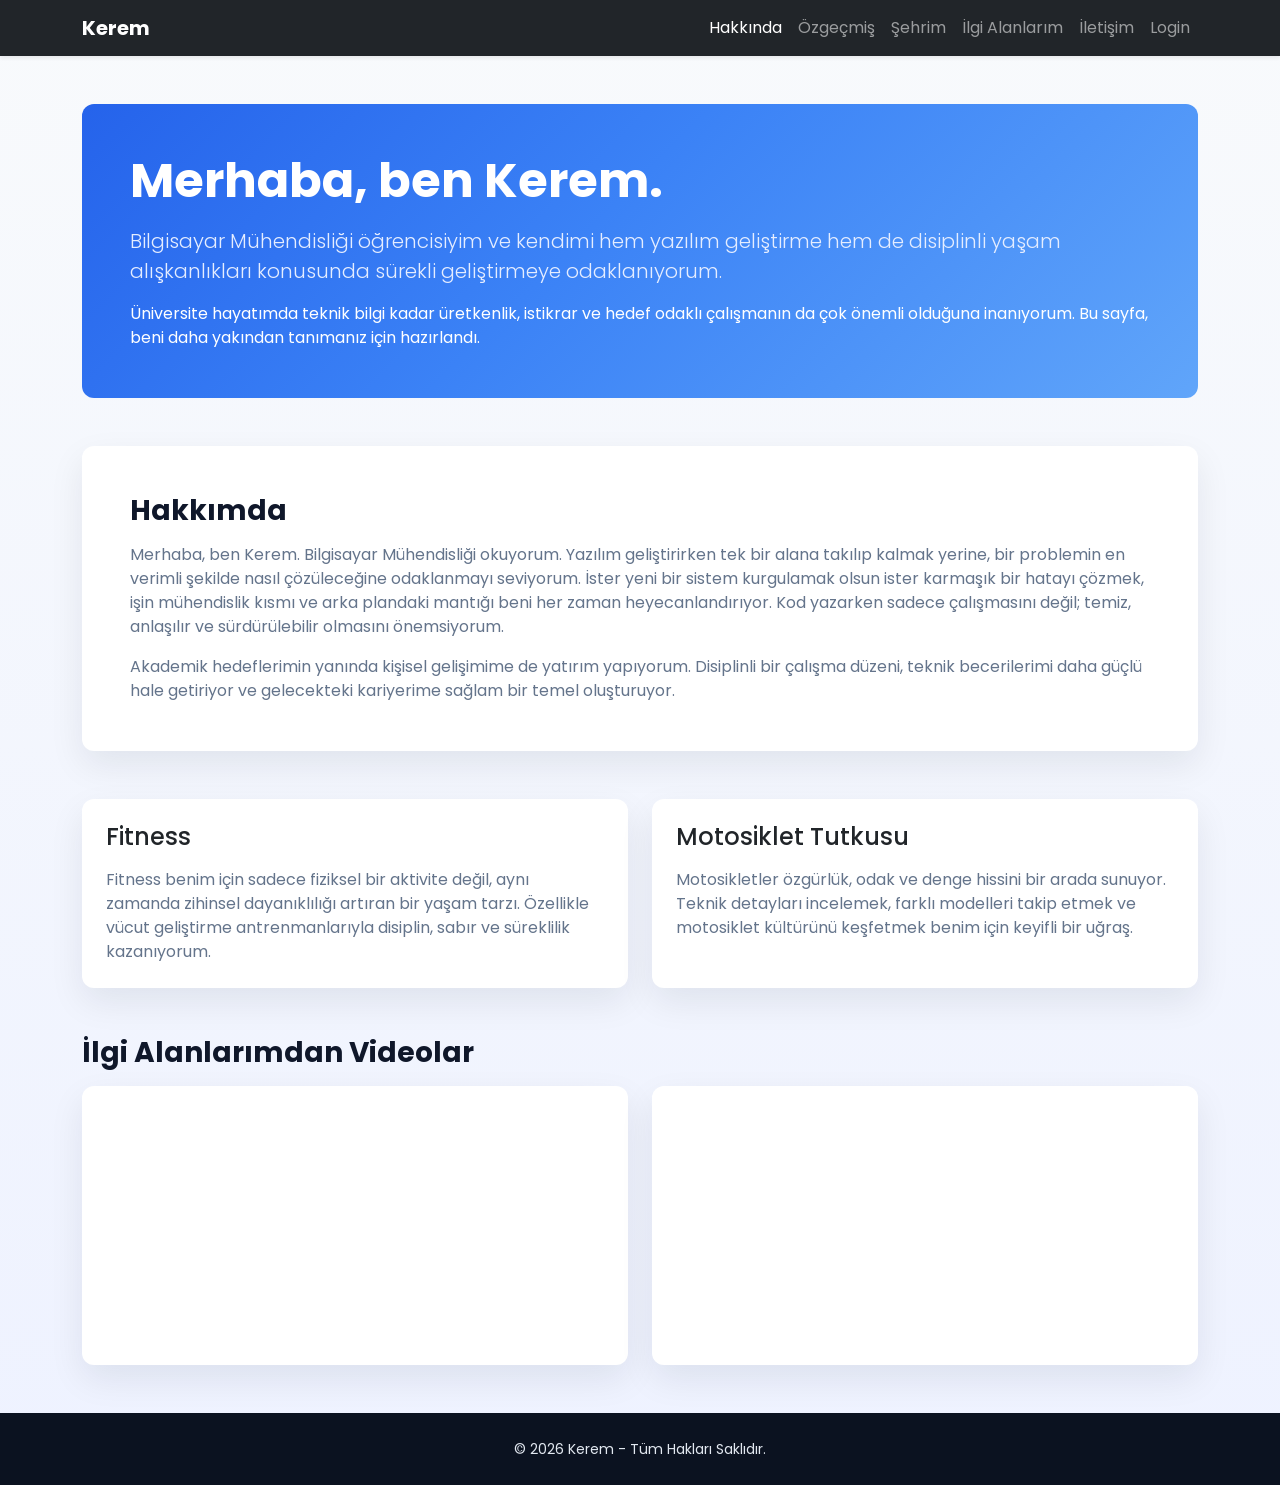
<file: index.html>
<!DOCTYPE html>
<html lang="tr">
<head>
  <meta charset="UTF-8" />
  <meta name="viewport" content="width=device-width, initial-scale=1.0" />
  <title>Kerem | Hakkında</title>

  <link
    href="https://cdn.jsdelivr.net/npm/bootstrap@5.3.3/dist/css/bootstrap.min.css"
    rel="stylesheet"
    integrity="sha384-QWTKZyjpPEjISv5WaRU9OFeRpok6YctnYmDr5pNlyT2bRjXh0JMhjY6hW+ALEwIH"
    crossorigin="anonymous"
  />
  <link rel="stylesheet" href="css/style.css" />
</head>
<body>
  <header>
    <nav class="navbar navbar-expand-lg navbar-dark bg-dark shadow-sm">
      <div class="container">
        <a class="navbar-brand fw-bold" href="index.html">Kerem</a>
        <button
          class="navbar-toggler"
          type="button"
          data-bs-toggle="collapse"
          data-bs-target="#mainNavbar"
          aria-controls="mainNavbar"
          aria-expanded="false"
          aria-label="Menüyü Aç/Kapat"
        >
          <span class="navbar-toggler-icon"></span>
        </button>

        <div class="collapse navbar-collapse" id="mainNavbar">
          <ul class="navbar-nav flex-column flex-lg-row ms-auto mb-2 mb-lg-0">
            <li class="nav-item"><a class="nav-link active" aria-current="page" href="index.html">Hakkında</a></li>
            <li class="nav-item"><a class="nav-link" href="ozgecmis.html">Özgeçmiş</a></li>
            <li class="nav-item"><a class="nav-link" href="sehrim.html">Şehrim</a></li>
            <li class="nav-item"><a class="nav-link" href="ilgi-alanlarim.html">İlgi Alanlarım</a></li>
            <li class="nav-item"><a class="nav-link" href="iletisim.html">İletişim</a></li>
            <li class="nav-item"><a class="nav-link" href="login.html">Login</a></li>
          </ul>
        </div>
      </div>
    </nav>
  </header>

  <main class="container my-4 my-md-5">
    <section class="hero-section p-4 p-md-5 mb-4 mb-md-5">
      <div class="row align-items-center g-4">
        <div class="col-12 text-center text-md-start">
          <h1 class="display-5 fw-bold mb-3">Merhaba, ben Kerem.</h1>
          <p class="lead lead-text mb-3">
            Bilgisayar Mühendisliği öğrencisiyim ve kendimi hem yazılım geliştirme hem de disiplinli yaşam
            alışkanlıkları konusunda sürekli geliştirmeye odaklanıyorum.
          </p>
          <p class="mb-0">
            Üniversite hayatımda teknik bilgi kadar üretkenlik, istikrar ve hedef odaklı çalışmanın da çok
            önemli olduğuna inanıyorum. Bu sayfa, beni daha yakından tanımanız için hazırlandı.
          </p>
        </div>
      </div>
    </section>

    <section class="mb-4 mb-md-5">
      <div class="card info-card">
        <div class="card-body p-4 p-md-5">
          <h2 class="section-title h3 mb-3">Hakkımda</h2>
          <p class="custom-muted mb-3">
            Merhaba, ben Kerem. Bilgisayar Mühendisliği okuyorum. Yazılım geliştirirken tek bir alana takılıp kalmak yerine, bir problemin en verimli şekilde nasıl çözüleceğine odaklanmayı seviyorum. İster yeni bir sistem kurgulamak olsun ister karmaşık bir hatayı çözmek, işin mühendislik kısmı ve arka plandaki mantığı beni her zaman heyecanlandırıyor. Kod yazarken sadece çalışmasını değil; temiz, anlaşılır ve sürdürülebilir olmasını önemsiyorum.
          </p>
          <p class="custom-muted mb-0">
            Akademik hedeflerimin yanında kişisel gelişimime de yatırım yapıyorum. Disiplinli bir çalışma düzeni,
            teknik becerilerimi daha güçlü hale getiriyor ve gelecekteki kariyerime sağlam bir temel oluşturuyor.
          </p>
        </div>
      </div>
    </section>

    <section class="mb-4 mb-md-5">
      <div class="row g-4">
        <div class="col-md-6">
          <div class="card info-card h-100">
            <div class="card-body p-4">
              <h3 class="h4 mb-3">Fitness</h3>
              <p class="custom-muted mb-0">
                Fitness benim için sadece fiziksel bir aktivite değil, aynı zamanda zihinsel dayanıklılığı artıran
                bir yaşam tarzı. Özellikle vücut geliştirme antrenmanlarıyla disiplin, sabır ve
                süreklilik kazanıyorum.
              </p>
            </div>
          </div>
        </div>

        <div class="col-md-6">
          <div class="card info-card h-100">
            <div class="card-body p-4">
              <h3 class="h4 mb-3">Motosiklet Tutkusu</h3>
              <p class="custom-muted mb-0">
                Motosikletler özgürlük, odak ve denge hissini bir arada sunuyor. Teknik detayları incelemek,
                farklı modelleri takip etmek ve motosiklet kültürünü keşfetmek benim için keyifli bir uğraş.
              </p>
            </div>
          </div>
        </div>
      </div>
    </section>

    <section>
      <h2 class="section-title h3 mb-3">İlgi Alanlarımdan Videolar</h2>
      <div class="row g-4 video-wrapper">
        <div class="col-lg-6">
          <div class="card info-card">
            <div class="card-body p-3">
              <iframe
                src="https://www.youtube.com/embed/U0bhE67HuDY"
                title="Fitness ve hipertrofi antrenman videosu"
                allow="accelerometer; autoplay; clipboard-write; encrypted-media; gyroscope; picture-in-picture; web-share"
                allowfullscreen
              ></iframe>
            </div>
          </div>
        </div>

        <div class="col-lg-6">
          <div class="card info-card">
            <div class="card-body p-3">
              <iframe
                src="https://www.youtube.com/embed/9-El5uO7x00"
                title="KTM Duke 250 (2024) İnceleme Videosu"
                allow="accelerometer; autoplay; clipboard-write; encrypted-media; gyroscope; picture-in-picture; web-share"
                allowfullscreen
              ></iframe>
            </div>
          </div>
        </div>
      </div>
    </section>
  </main>

  <footer class="py-4 mt-5">
    <div class="container text-center">
      <small>&copy; 2026 Kerem - Tüm Hakları Saklıdır.</small>
    </div>
  </footer>

  <script
    src="https://cdn.jsdelivr.net/npm/bootstrap@5.3.3/dist/js/bootstrap.bundle.min.js"
    integrity="sha384-YvpcrYf0tY3lHB60NNkmXc5s9fDVZLESaAA55NDzOxhy9GkcIdslK1eN7N6jIeHz"
    crossorigin="anonymous"
  ></script>
  <script src="js/main.js"></script>
</body>
</html>
</file>
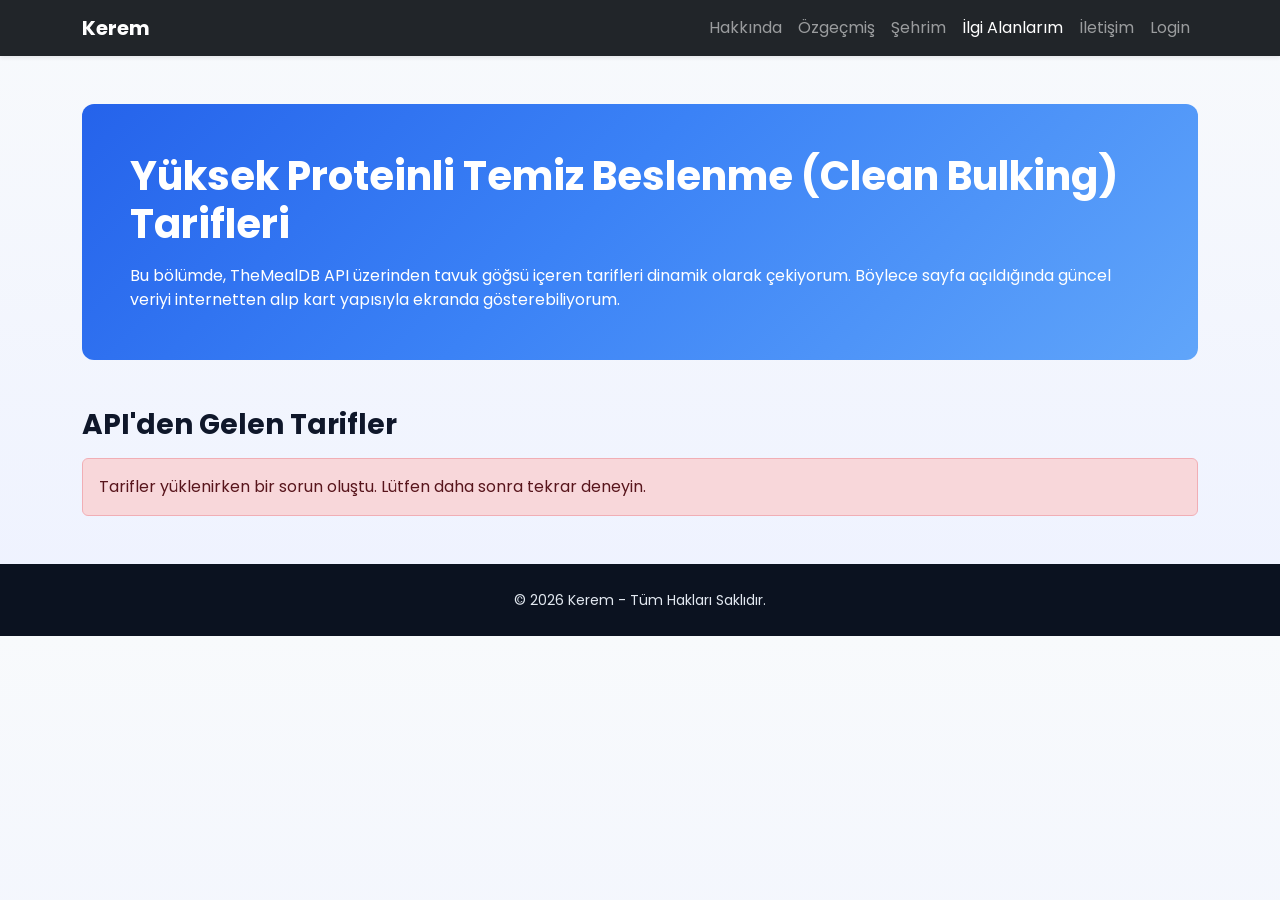
<file: ilgi-alanlarim.html>
<!DOCTYPE html>
<html lang="tr">
<head>
  <meta charset="UTF-8" />
  <meta name="viewport" content="width=device-width, initial-scale=1.0" />
  <title>Kerem | İlgi Alanlarım</title>

  <link
    href="https://cdn.jsdelivr.net/npm/bootstrap@5.3.3/dist/css/bootstrap.min.css"
    rel="stylesheet"
    integrity="sha384-QWTKZyjpPEjISv5WaRU9OFeRpok6YctnYmDr5pNlyT2bRjXh0JMhjY6hW+ALEwIH"
    crossorigin="anonymous"
  />
  <link rel="stylesheet" href="https://unpkg.com/aos@2.3.4/dist/aos.css" />
  <link rel="stylesheet" href="css/style.css" />
</head>
<body>
  <header>
    <nav class="navbar navbar-expand-lg navbar-dark bg-dark shadow-sm">
      <div class="container">
        <a class="navbar-brand fw-bold" href="index.html">Kerem</a>
        <button
          class="navbar-toggler"
          type="button"
          data-bs-toggle="collapse"
          data-bs-target="#mainNavbar"
          aria-controls="mainNavbar"
          aria-expanded="false"
          aria-label="Menüyü Aç/Kapat"
        >
          <span class="navbar-toggler-icon"></span>
        </button>

        <div class="collapse navbar-collapse" id="mainNavbar">
          <ul class="navbar-nav flex-column flex-lg-row ms-auto mb-2 mb-lg-0">
            <li class="nav-item"><a class="nav-link" href="index.html">Hakkında</a></li>
            <li class="nav-item"><a class="nav-link" href="ozgecmis.html">Özgeçmiş</a></li>
            <li class="nav-item"><a class="nav-link" href="sehrim.html">Şehrim</a></li>
            <li class="nav-item"><a class="nav-link active" aria-current="page" href="ilgi-alanlarim.html">İlgi Alanlarım</a></li>
            <li class="nav-item"><a class="nav-link" href="iletisim.html">İletişim</a></li>
            <li class="nav-item"><a class="nav-link" href="login.html">Login</a></li>
          </ul>
        </div>
      </div>
    </nav>
  </header>

  <main class="container my-4 my-md-5">
    <section class="hero-section p-4 p-md-5 mb-4 mb-md-5" data-aos="fade-up">
      <h1 class="display-6 fw-bold mb-3">Yüksek Proteinli Temiz Beslenme (Clean Bulking) Tarifleri</h1>
      <p class="mb-0">
        Bu bölümde, TheMealDB API üzerinden tavuk göğsü içeren tarifleri dinamik olarak çekiyorum.
        Böylece sayfa açıldığında güncel veriyi internetten alıp kart yapısıyla ekranda gösterebiliyorum.
      </p>
    </section>

    <section aria-labelledby="recipe-list-title" data-aos="fade-up">
      <h2 id="recipe-list-title" class="section-title h3 mb-3">API'den Gelen Tarifler</h2>

      <div id="loadingState" class="text-center py-5">
        <div class="spinner-border text-primary mb-3" role="status" aria-hidden="true"></div>
        <p class="custom-muted mb-0">Tarifler çekiliyor...</p>
      </div>

      <div id="errorState" class="alert alert-danger d-none" role="alert">
        Tarifler yüklenirken bir sorun oluştu. Lütfen daha sonra tekrar deneyin.
      </div>

      <div id="mealGrid" class="row g-4 d-none" aria-live="polite"></div>
    </section>
  </main>

  <footer class="py-4 mt-5">
    <div class="container text-center">
      <small>&copy; 2026 Kerem - Tüm Hakları Saklıdır.</small>
    </div>
  </footer>

  <div class="modal fade" id="recipeModal" tabindex="-1" aria-labelledby="recipeModalLabel" aria-hidden="true">
    <div class="modal-dialog modal-dialog-scrollable">
      <div class="modal-content">
        <div class="modal-header">
          <h2 class="modal-title fs-5" id="recipeModalLabel">Tarif Detayı</h2>
          <button type="button" class="btn-close" data-bs-dismiss="modal" aria-label="Kapat"></button>
        </div>
        <div class="modal-body" id="recipeModalBody">
          Tarif detayı burada görüntülenecek.
        </div>
        <div class="modal-footer">
          <a
            id="recipeYoutubeBtn"
            class="btn btn-danger d-none"
            href="#"
            target="_blank"
            rel="noopener noreferrer"
          >
            YouTube'da İzle
          </a>
          <button type="button" class="btn btn-secondary" data-bs-dismiss="modal">Kapat</button>
        </div>
      </div>
    </div>
  </div>

  <script
    src="https://cdn.jsdelivr.net/npm/bootstrap@5.3.3/dist/js/bootstrap.bundle.min.js"
    integrity="sha384-YvpcrYf0tY3lHB60NNkmXc5s9fDVZLESaAA55NDzOxhy9GkcIdslK1eN7N6jIeHz"
    crossorigin="anonymous"
  ></script>
  <script src="https://unpkg.com/aos@2.3.4/dist/aos.js"></script>
  <script src="js/main.js"></script>
</body>
</html>
</file>
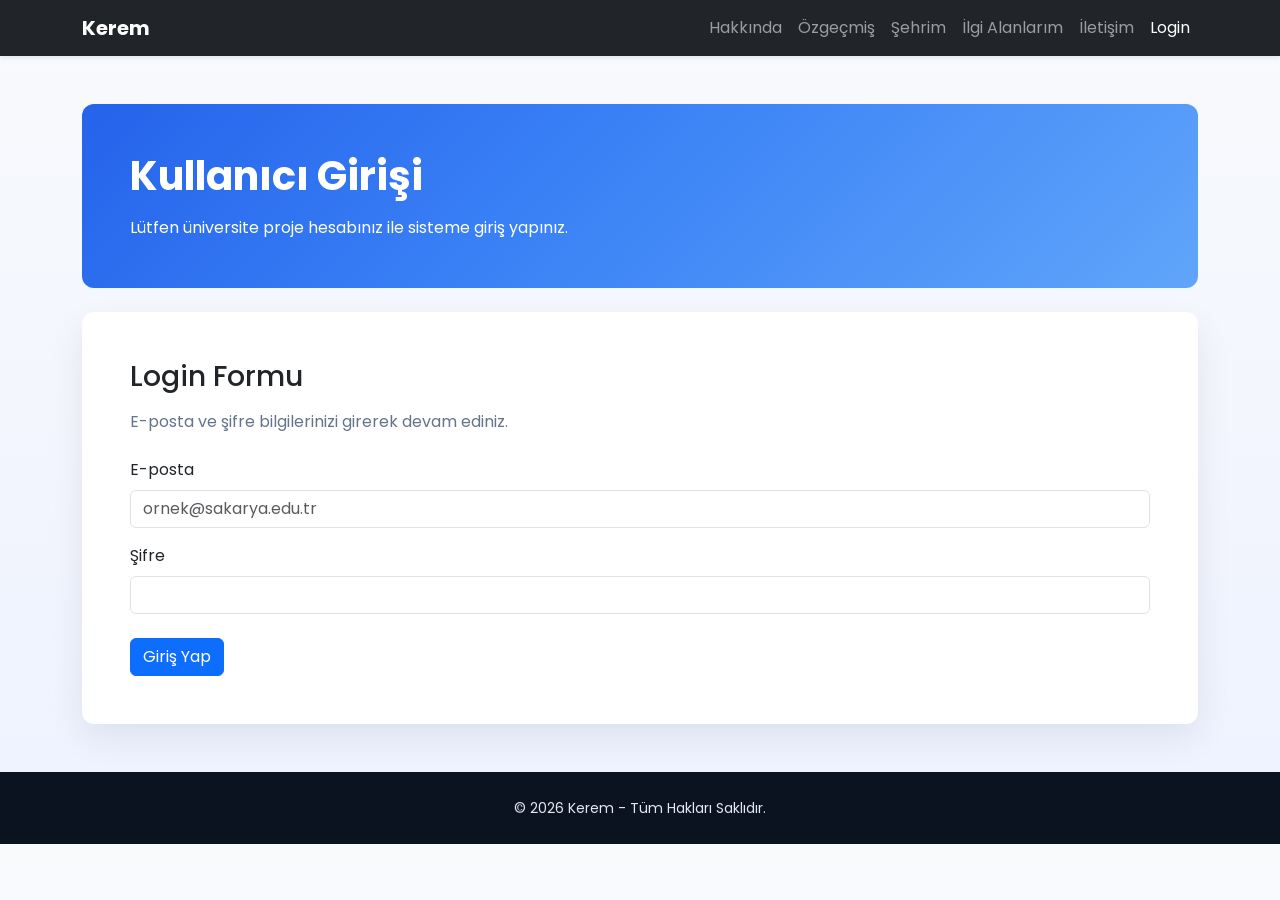
<file: login.html>
<!DOCTYPE html>
<html lang="tr">
<head>
  <meta charset="UTF-8" />
  <meta name="viewport" content="width=device-width, initial-scale=1.0" />
  <title>Kerem | Login</title>

  <link
    href="https://cdn.jsdelivr.net/npm/bootstrap@5.3.3/dist/css/bootstrap.min.css"
    rel="stylesheet"
    integrity="sha384-QWTKZyjpPEjISv5WaRU9OFeRpok6YctnYmDr5pNlyT2bRjXh0JMhjY6hW+ALEwIH"
    crossorigin="anonymous"
  />
  <link rel="stylesheet" href="css/style.css" />
</head>
<body>
  <header>
    <nav class="navbar navbar-expand-lg navbar-dark bg-dark shadow-sm">
      <div class="container">
        <a class="navbar-brand fw-bold" href="index.html">Kerem</a>
        <button
          class="navbar-toggler"
          type="button"
          data-bs-toggle="collapse"
          data-bs-target="#mainNavbar"
          aria-controls="mainNavbar"
          aria-expanded="false"
          aria-label="Menüyü Aç/Kapat"
        >
          <span class="navbar-toggler-icon"></span>
        </button>

        <div class="collapse navbar-collapse" id="mainNavbar">
          <ul class="navbar-nav flex-column flex-lg-row ms-auto mb-2 mb-lg-0">
            <li class="nav-item"><a class="nav-link" href="index.html">Hakkında</a></li>
            <li class="nav-item"><a class="nav-link" href="ozgecmis.html">Özgeçmiş</a></li>
            <li class="nav-item"><a class="nav-link" href="sehrim.html">Şehrim</a></li>
            <li class="nav-item"><a class="nav-link" href="ilgi-alanlarim.html">İlgi Alanlarım</a></li>
            <li class="nav-item"><a class="nav-link" href="iletisim.html">İletişim</a></li>
            <li class="nav-item"><a class="nav-link active" aria-current="page" href="login.html">Login</a></li>
          </ul>
        </div>
      </div>
    </nav>
  </header>

  <main class="container my-4 my-md-5">
    <section class="hero-section p-4 p-md-5 mb-4">
      <h1 class="display-6 fw-bold mb-3">Kullanıcı Girişi</h1>
      <p class="mb-0">Lütfen üniversite proje hesabınız ile sisteme giriş yapınız.</p>
    </section>

    <section aria-labelledby="login-title">
      <article class="card info-card">
        <div class="card-body p-4 p-md-5">
          <h2 id="login-title" class="h3 mb-3">Login Formu</h2>
          <p class="custom-muted mb-4">E-posta ve şifre bilgilerinizi girerek devam ediniz.</p>

          <div id="hataAlert" class="alert alert-danger d-none" role="alert">
            Hatalı e-posta veya şifre!
          </div>

          <form id="loginForm" action="php/login_kontrol.php" method="POST" novalidate>
            <div class="mb-3">
              <label for="kullaniciAdi" class="form-label">E-posta</label>
              <input
                type="email"
                class="form-control"
                id="kullaniciAdi"
                name="kullaniciAdi"
                placeholder="ornek@sakarya.edu.tr"
                required
              />
            </div>

            <div class="mb-4">
              <label for="sifre" class="form-label">Şifre</label>
              <input type="password" class="form-control" id="sifre" name="sifre" required />
            </div>

            <button type="submit" class="btn btn-primary">Giriş Yap</button>
          </form>
        </div>
      </article>
    </section>
  </main>

  <footer class="py-4 mt-5">
    <div class="container text-center">
      <small>&copy; 2026 Kerem - Tüm Hakları Saklıdır.</small>
    </div>
  </footer>

  <script
    src="https://cdn.jsdelivr.net/npm/bootstrap@5.3.3/dist/js/bootstrap.bundle.min.js"
    integrity="sha384-YvpcrYf0tY3lHB60NNkmXc5s9fDVZLESaAA55NDzOxhy9GkcIdslK1eN7N6jIeHz"
    crossorigin="anonymous"
  ></script>
  <script src="js/main.js"></script>
</body>
</html>
</file>
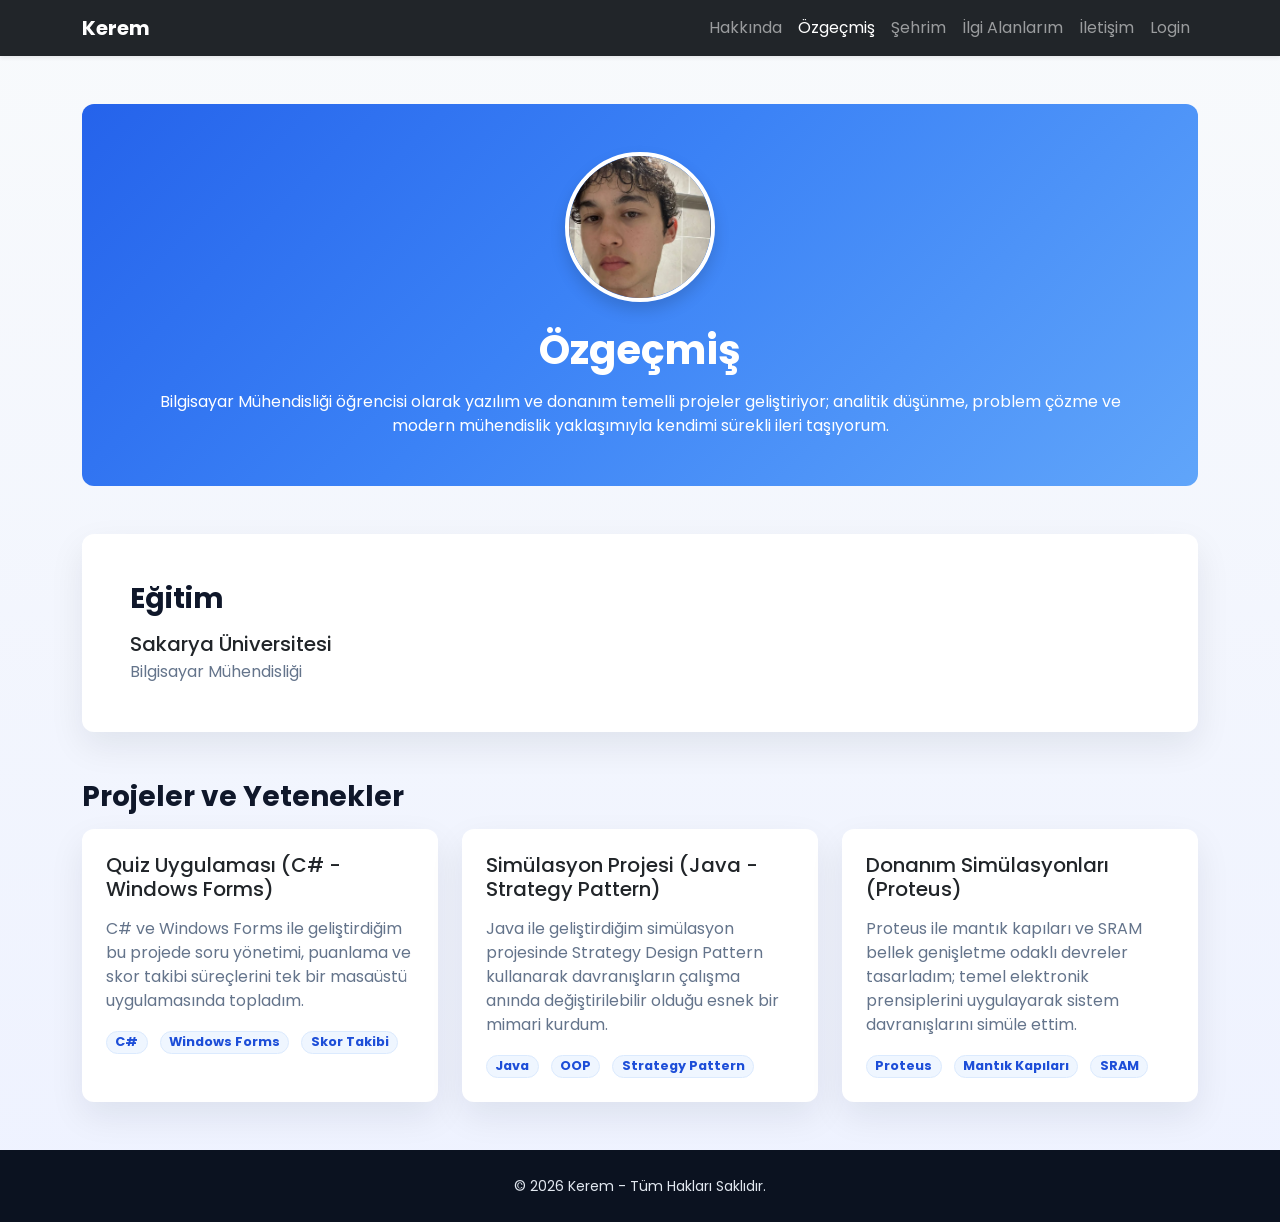
<file: ozgecmis.html>
<!DOCTYPE html>
<html lang="tr">
<head>
  <meta charset="UTF-8" />
  <meta name="viewport" content="width=device-width, initial-scale=1.0" />
  <title>Kerem | Özgeçmiş</title>

  <link
    href="https://cdn.jsdelivr.net/npm/bootstrap@5.3.3/dist/css/bootstrap.min.css"
    rel="stylesheet"
    integrity="sha384-QWTKZyjpPEjISv5WaRU9OFeRpok6YctnYmDr5pNlyT2bRjXh0JMhjY6hW+ALEwIH"
     crossorigin="anonymous"
  />
  <link rel="stylesheet" href="css/style.css" />
</head>
<body>
  <header>
    <nav class="navbar navbar-expand-lg navbar-dark bg-dark shadow-sm">
      <div class="container">
        <a class="navbar-brand fw-bold" href="index.html">Kerem</a>
        <button
          class="navbar-toggler"
          type="button"
          data-bs-toggle="collapse"
          data-bs-target="#mainNavbar"
          aria-controls="mainNavbar"
          aria-expanded="false"
          aria-label="Menüyü Aç/Kapat"
        >
          <span class="navbar-toggler-icon"></span>
        </button>

        <div class="collapse navbar-collapse" id="mainNavbar">
          <ul class="navbar-nav flex-column flex-lg-row ms-auto mb-2 mb-lg-0">
            <li class="nav-item"><a class="nav-link" href="index.html">Hakkında</a></li>
            <li class="nav-item"><a class="nav-link active" aria-current="page" href="ozgecmis.html">Özgeçmiş</a></li>
            <li class="nav-item"><a class="nav-link" href="sehrim.html">Şehrim</a></li>
            <li class="nav-item"><a class="nav-link" href="ilgi-alanlarim.html">İlgi Alanlarım</a></li>
            <li class="nav-item"><a class="nav-link" href="iletisim.html">İletişim</a></li>
            <li class="nav-item"><a class="nav-link" href="login.html">Login</a></li>
          </ul>
        </div>
      </div>
    </nav>
  </header>

  <main class="container my-4 my-md-5">
    <section class="hero-section p-4 p-md-5 mb-4 mb-md-5 text-center">
      <div class="mb-4">
        <img src="assets/profil.png" class="rounded-circle shadow" style="width: 150px; height: 150px; object-fit: cover; border: 4px solid #fff;" alt="Kerem Profil">
      </div>
      <h1 class="display-6 fw-bold mb-3">Özgeçmiş</h1>
      <p class="mb-0">
        Bilgisayar Mühendisliği öğrencisi olarak yazılım ve donanım temelli projeler geliştiriyor; analitik
        düşünme, problem çözme ve modern mühendislik yaklaşımıyla kendimi sürekli ileri taşıyorum.
      </p>
    </section>

    <section class="mb-4 mb-md-5" aria-labelledby="education-title">
      <div class="card info-card">
        <div class="card-body p-4 p-md-5">
          <h2 id="education-title" class="section-title h3 mb-3">Eğitim</h2>
          <article>
            <h3 class="h5 mb-1">Sakarya Üniversitesi</h3>
            <p class="custom-muted mb-0">Bilgisayar Mühendisliği</p>
          </article>
        </div>
      </div>
    </section>

    <section aria-labelledby="projects-title">
      <h2 id="projects-title" class="section-title h3 mb-3">Projeler ve Yetenekler</h2>
      <div class="row g-4">
        <div class="col-lg-4">
          <article class="card info-card h-100">
            <div class="card-body p-4">
              <h3 class="h5 mb-3">Quiz Uygulaması (C# - Windows Forms)</h3>
              <p class="custom-muted mb-3">
                C# ve Windows Forms ile geliştirdiğim bu projede soru yönetimi, puanlama ve skor takibi
                süreçlerini tek bir masaüstü uygulamasında topladım.
              </p>
              <p class="mb-0">
                <span class="badge rounded-pill tag-badge me-2">C#</span>
                <span class="badge rounded-pill tag-badge me-2">Windows Forms</span>
                <span class="badge rounded-pill tag-badge">Skor Takibi</span>
              </p>
            </div>
          </article>
        </div>

        <div class="col-lg-4">
          <article class="card info-card h-100">
            <div class="card-body p-4">
              <h3 class="h5 mb-3">Simülasyon Projesi (Java - Strategy Pattern)</h3>
              <p class="custom-muted mb-3">
                Java ile geliştirdiğim simülasyon projesinde Strategy Design Pattern kullanarak davranışların
                çalışma anında değiştirilebilir olduğu esnek bir mimari kurdum.
              </p>
              <p class="mb-0">
                <span class="badge rounded-pill tag-badge me-2">Java</span>
                <span class="badge rounded-pill tag-badge me-2">OOP</span>
                <span class="badge rounded-pill tag-badge">Strategy Pattern</span>
              </p>
            </div>
          </article>
        </div>

        <div class="col-lg-4">
          <article class="card info-card h-100">
            <div class="card-body p-4">
              <h3 class="h5 mb-3">Donanım Simülasyonları (Proteus)</h3>
              <p class="custom-muted mb-3">
                Proteus ile mantık kapıları ve SRAM bellek genişletme odaklı devreler tasarladım; temel
                elektronik prensiplerini uygulayarak sistem davranışlarını simüle ettim.
              </p>
              <p class="mb-0">
                <span class="badge rounded-pill tag-badge me-2">Proteus</span>
                <span class="badge rounded-pill tag-badge me-2">Mantık Kapıları</span>
                <span class="badge rounded-pill tag-badge">SRAM</span>
              </p>
            </div>
          </article>
        </div>
      </div>
    </section>
  </main>

  <footer class="py-4 mt-5">
    <div class="container text-center">
      <small>&copy; 2026 Kerem - Tüm Hakları Saklıdır.</small>
    </div>
  </footer>

  <script
    src="https://cdn.jsdelivr.net/npm/bootstrap@5.3.3/dist/js/bootstrap.bundle.min.js"
    integrity="sha384-YvpcrYf0tY3lHB60NNkmXc5s9fDVZLESaAA55NDzOxhy9GkcIdslK1eN7N6jIeHz"
    crossorigin="anonymous"
  ></script>
  <script src="js/main.js"></script>
</body>
</html>
</file>
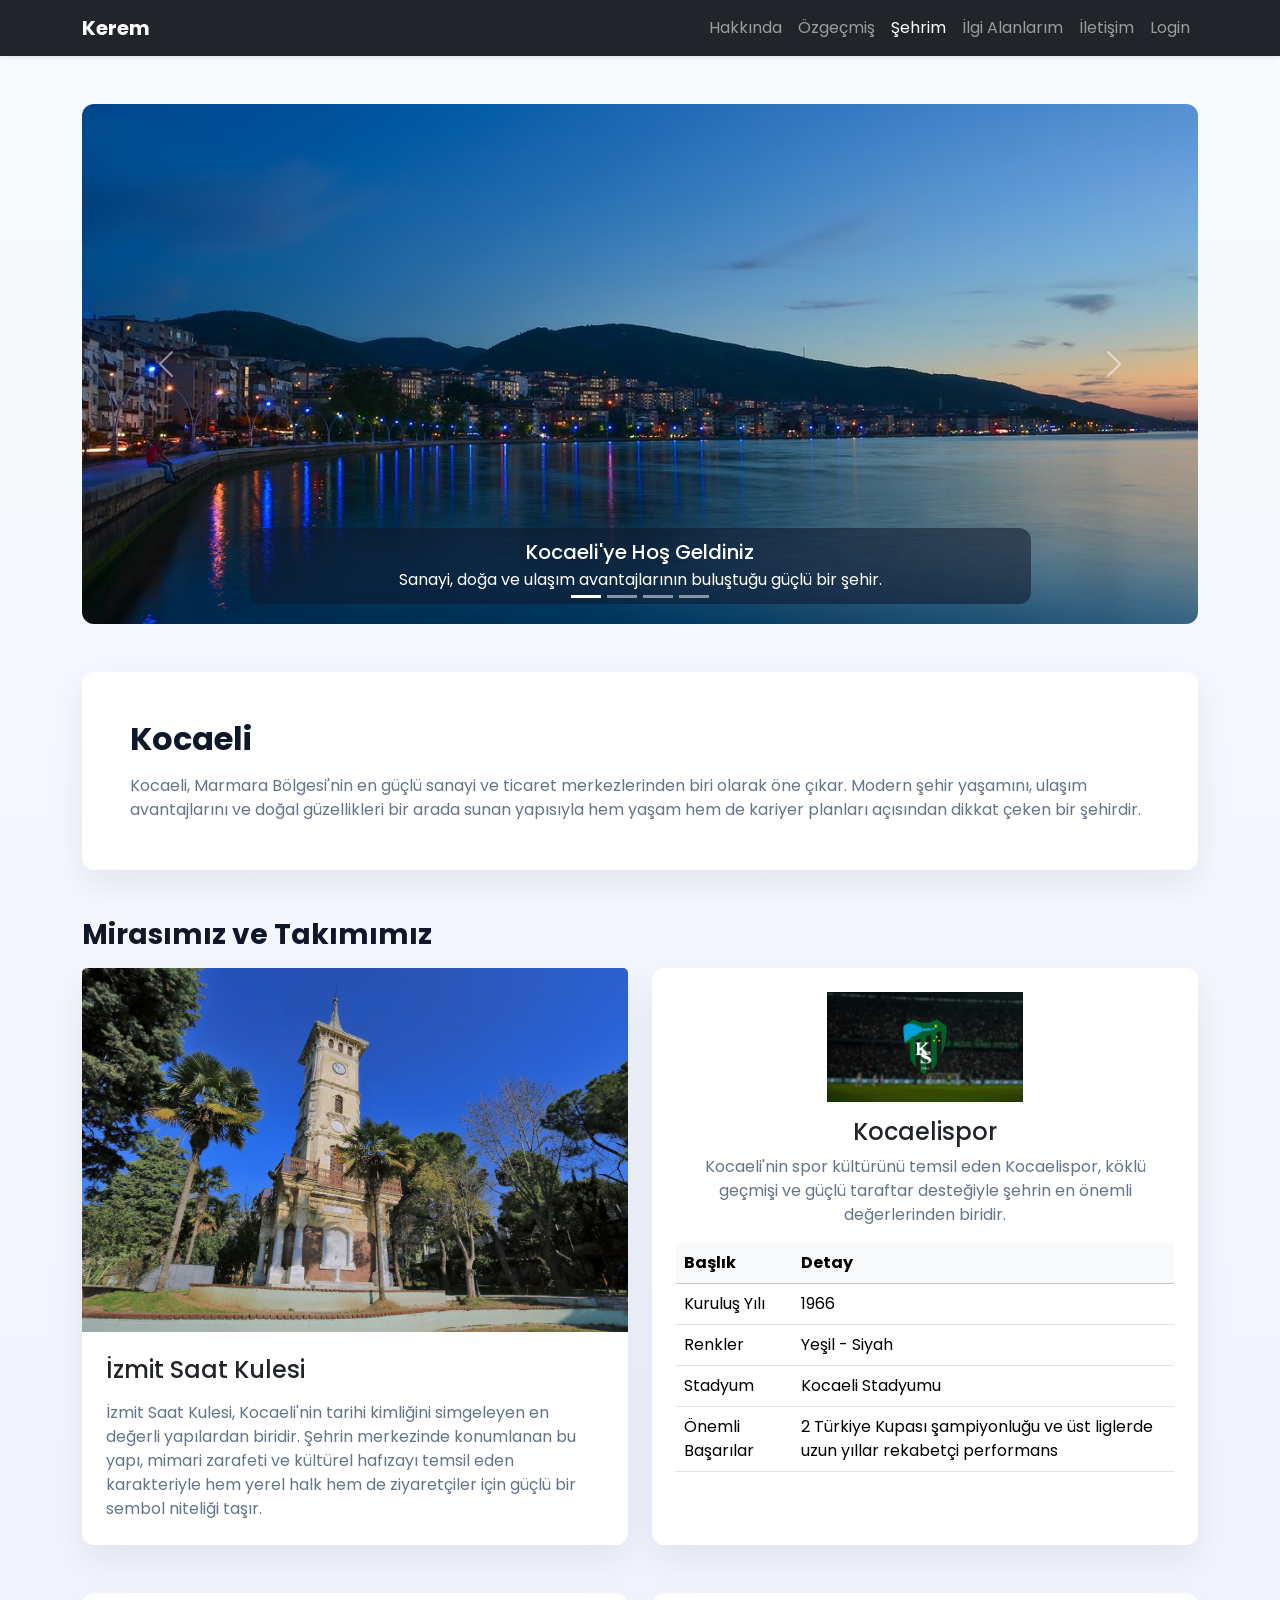
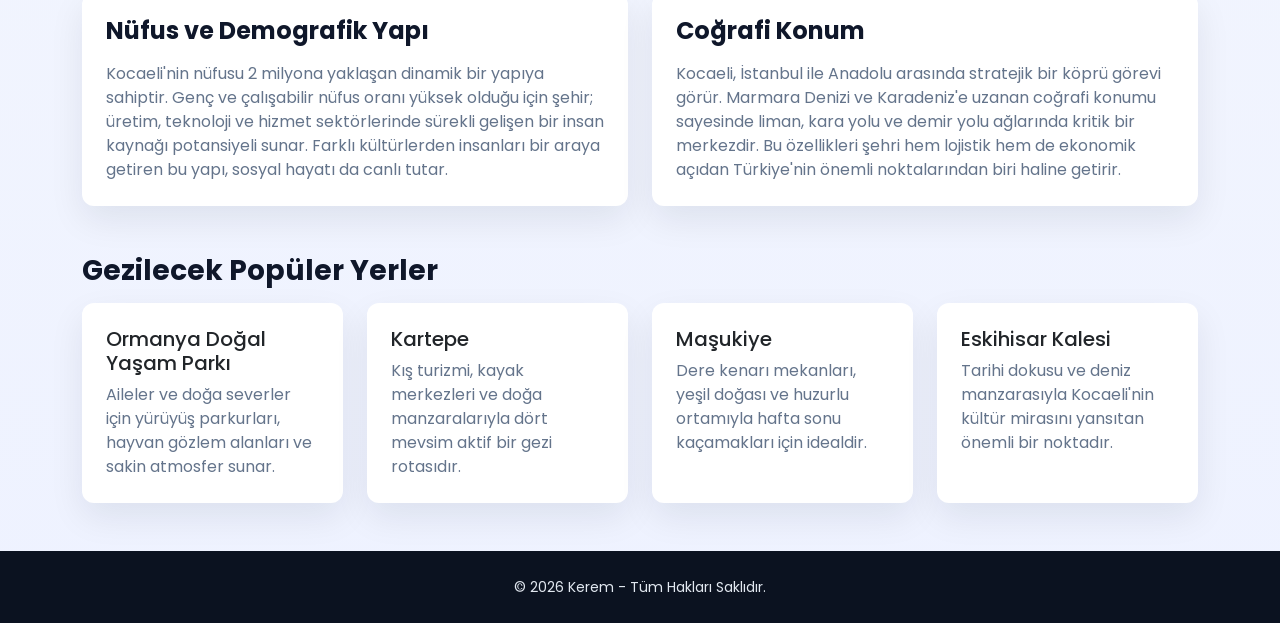
<file: sehrim.html>
<!DOCTYPE html>
<html lang="tr">
<head>
  <meta charset="UTF-8" />
  <meta name="viewport" content="width=device-width, initial-scale=1.0" />
  <title>Kerem | Şehrim - Kocaeli</title>

  <link
    href="https://cdn.jsdelivr.net/npm/bootstrap@5.3.3/dist/css/bootstrap.min.css"
    rel="stylesheet"
    integrity="sha384-QWTKZyjpPEjISv5WaRU9OFeRpok6YctnYmDr5pNlyT2bRjXh0JMhjY6hW+ALEwIH"
    crossorigin="anonymous"
  />
  <link rel="stylesheet" href="css/style.css" />
</head>
<body>
  <header>
    <nav class="navbar navbar-expand-lg navbar-dark bg-dark shadow-sm">
      <div class="container">
        <a class="navbar-brand fw-bold" href="index.html">Kerem</a>
        <button
          class="navbar-toggler"
          type="button"
          data-bs-toggle="collapse"
          data-bs-target="#mainNavbar"
          aria-controls="mainNavbar"
          aria-expanded="false"
          aria-label="Menüyü Aç/Kapat"
        >
          <span class="navbar-toggler-icon"></span>
        </button>

        <div class="collapse navbar-collapse" id="mainNavbar">
          <ul class="navbar-nav flex-column flex-lg-row ms-auto mb-2 mb-lg-0">
            <li class="nav-item"><a class="nav-link" href="index.html">Hakkında</a></li>
            <li class="nav-item"><a class="nav-link" href="ozgecmis.html">Özgeçmiş</a></li>
            <li class="nav-item"><a class="nav-link active" aria-current="page" href="sehrim.html">Şehrim</a></li>
            <li class="nav-item"><a class="nav-link" href="ilgi-alanlarim.html">İlgi Alanlarım</a></li>
            <li class="nav-item"><a class="nav-link" href="iletisim.html">İletişim</a></li>
            <li class="nav-item"><a class="nav-link" href="login.html">Login</a></li>
          </ul>
        </div>
      </div>
    </nav>
  </header>

  <main class="container my-4 my-md-5">
    <section class="mb-4 mb-md-5" aria-label="Kocaeli görsel slider">
      <div
        id="kocaeliCarousel"
        class="carousel slide carousel-fade"
        data-bs-ride="carousel"
        data-bs-interval="3500"
      >
        <div class="carousel-indicators">
          <button type="button" data-bs-target="#kocaeliCarousel" data-bs-slide-to="0" class="active" aria-current="true" aria-label="Slayt 1"></button>
          <button type="button" data-bs-target="#kocaeliCarousel" data-bs-slide-to="1" aria-label="Slayt 2"></button>
          <button type="button" data-bs-target="#kocaeliCarousel" data-bs-slide-to="2" aria-label="Slayt 3"></button>
          <button type="button" data-bs-target="#kocaeliCarousel" data-bs-slide-to="3" aria-label="Slayt 4"></button>
        </div>

        <div class="carousel-inner">
          <article class="carousel-item active">
            <img src="assets/sehir1.jpg" class="d-block w-100" alt="Kocaeli şehir manzarası 1" />
            <div class="carousel-caption d-none d-md-block">
              <h2 class="h5 mb-1">Kocaeli'ye Hoş Geldiniz</h2>
              <p class="mb-0">Sanayi, doğa ve ulaşım avantajlarının buluştuğu güçlü bir şehir.</p>
            </div>
          </article>
          <article class="carousel-item">
            <img src="assets/sehir2.jpg" class="d-block w-100" alt="Kocaeli şehir manzarası 2" />
            <div class="carousel-caption d-none d-md-block">
              <h2 class="h5 mb-1">Marmara'nın Stratejik Noktası</h2>
              <p class="mb-0">İstanbul'a yakınlığıyla ekonomik ve sosyal açıdan dinamik bir merkez.</p>
            </div>
          </article>
          <article class="carousel-item">
            <img src="assets/sehir3.jpg" class="d-block w-100" alt="Kocaeli şehir manzarası 3" />
            <div class="carousel-caption d-none d-md-block">
              <h2 class="h5 mb-1">Doğa ile İç İçe Yaşam</h2>
              <p class="mb-0">Yaylalar, sahiller ve tabiat parklarıyla dört mevsim keyifli.</p>
            </div>
          </article>
          <article class="carousel-item">
            <img src="assets/sehir4.webp" class="d-block w-100" alt="Kocaeli şehir manzarası 4" />
            <div class="carousel-caption d-none d-md-block">
              <h2 class="h5 mb-1">Gezilecek Zengin Rotalar</h2>
              <p class="mb-0">Kültür, tarih ve deniz turizmini bir arada sunan cazip duraklar.</p>
            </div>
          </article>
        </div>

        <button class="carousel-control-prev" type="button" data-bs-target="#kocaeliCarousel" data-bs-slide="prev">
          <span class="carousel-control-prev-icon" aria-hidden="true"></span>
          <span class="visually-hidden">Önceki</span>
        </button>
        <button class="carousel-control-next" type="button" data-bs-target="#kocaeliCarousel" data-bs-slide="next">
          <span class="carousel-control-next-icon" aria-hidden="true"></span>
          <span class="visually-hidden">Sonraki</span>
        </button>
      </div>
    </section>

    <section class="mb-4 mb-md-5" aria-labelledby="kocaeli-title">
      <div class="card info-card">
        <div class="card-body p-4 p-md-5">
          <h1 id="kocaeli-title" class="section-title h2 mb-3">Kocaeli</h1>
          <p class="custom-muted mb-0">
            Kocaeli, Marmara Bölgesi'nin en güçlü sanayi ve ticaret merkezlerinden biri olarak öne çıkar.
            Modern şehir yaşamını, ulaşım avantajlarını ve doğal güzellikleri bir arada sunan yapısıyla hem
            yaşam hem de kariyer planları açısından dikkat çeken bir şehirdir.
          </p>
        </div>
      </div>
    </section>

    <section class="mb-4 mb-md-5" aria-labelledby="heritage-team-title">
      <h2 id="heritage-team-title" class="section-title h3 mb-3">Mirasımız ve Takımımız</h2>
      <div class="row g-4">
        <div class="col-md-6">
          <article class="card info-card h-100">
            <img src="assets/miras.JPG" class="card-img-top" alt="İzmit Saat Kulesi" />
            <div class="card-body p-4">
              <h3 class="h4 mb-3">İzmit Saat Kulesi</h3>
              <p class="custom-muted mb-0">
                İzmit Saat Kulesi, Kocaeli'nin tarihi kimliğini simgeleyen en değerli yapılardan biridir.
                Şehrin merkezinde konumlanan bu yapı, mimari zarafeti ve kültürel hafızayı temsil eden
                karakteriyle hem yerel halk hem de ziyaretçiler için güçlü bir sembol niteliği taşır.
              </p>
            </div>
          </article>
        </div>

        <div class="col-md-6">
          <article class="card info-card h-100">
            <div class="card-body p-4">
              <header class="text-center mb-3">
                <img
                  src="assets/Kocaelispor.jpg"
                  alt="Kocaelispor logosu"
                  class="img-fluid"
                  style="max-height: 110px;"
                />
                <h3 class="h4 mt-3 mb-2">Kocaelispor</h3>
                <p class="custom-muted mb-0">
                  Kocaeli'nin spor kültürünü temsil eden Kocaelispor, köklü geçmişi ve güçlü taraftar
                  desteğiyle şehrin en önemli değerlerinden biridir.
                </p>
              </header>

              <div class="table-responsive">
                <table class="table table-hover align-middle mb-0">
                  <thead class="table-light">
                    <tr>
                      <th scope="col">Başlık</th>
                      <th scope="col">Detay</th>
                    </tr>
                  </thead>
                  <tbody>
                    <tr>
                      <td>Kuruluş Yılı</td>
                      <td>1966</td>
                    </tr>
                    <tr>
                      <td>Renkler</td>
                      <td>Yeşil - Siyah</td>
                    </tr>
                    <tr>
                      <td>Stadyum</td>
                      <td>Kocaeli Stadyumu</td>
                    </tr>
                    <tr>
                      <td>Önemli Başarılar</td>
                      <td>2 Türkiye Kupası şampiyonluğu ve üst liglerde uzun yıllar rekabetçi performans</td>
                    </tr>
                  </tbody>
                </table>
              </div>
            </div>
          </article>
        </div>
      </div>
    </section>

    <section class="mb-4 mb-md-5" aria-labelledby="population-title">
      <div class="row g-4">
        <div class="col-lg-6">
          <article class="card info-card h-100">
            <div class="card-body p-4">
              <h2 id="population-title" class="section-title h4 mb-3">Nüfus ve Demografik Yapı</h2>
              <p class="custom-muted mb-0">
                Kocaeli'nin nüfusu 2 milyona yaklaşan dinamik bir yapıya sahiptir. Genç ve çalışabilir nüfus
                oranı yüksek olduğu için şehir; üretim, teknoloji ve hizmet sektörlerinde sürekli gelişen bir
                insan kaynağı potansiyeli sunar. Farklı kültürlerden insanları bir araya getiren bu yapı, sosyal
                hayatı da canlı tutar.
              </p>
            </div>
          </article>
        </div>

        <div class="col-lg-6">
          <article class="card info-card h-100">
            <div class="card-body p-4">
              <h2 class="section-title h4 mb-3">Coğrafi Konum</h2>
              <p class="custom-muted mb-0">
                Kocaeli, İstanbul ile Anadolu arasında stratejik bir köprü görevi görür. Marmara Denizi ve
                Karadeniz'e uzanan coğrafi konumu sayesinde liman, kara yolu ve demir yolu ağlarında kritik bir
                merkezdir. Bu özellikleri şehri hem lojistik hem de ekonomik açıdan Türkiye'nin önemli
                noktalarından biri haline getirir.
              </p>
            </div>
          </article>
        </div>
      </div>
    </section>

    <section aria-labelledby="places-title">
      <h2 id="places-title" class="section-title h3 mb-3">Gezilecek Popüler Yerler</h2>
      <div class="row g-4">
        <div class="col-md-6 col-lg-3">
          <article class="card info-card h-100">
            <div class="card-body p-4">
              <h3 class="h5">Ormanya Doğal Yaşam Parkı</h3>
              <p class="custom-muted mb-0">
                Aileler ve doğa severler için yürüyüş parkurları, hayvan gözlem alanları ve sakin atmosfer sunar.
              </p>
            </div>
          </article>
        </div>
        <div class="col-md-6 col-lg-3">
          <article class="card info-card h-100">
            <div class="card-body p-4">
              <h3 class="h5">Kartepe</h3>
              <p class="custom-muted mb-0">
                Kış turizmi, kayak merkezleri ve doğa manzaralarıyla dört mevsim aktif bir gezi rotasıdır.
              </p>
            </div>
          </article>
        </div>
        <div class="col-md-6 col-lg-3">
          <article class="card info-card h-100">
            <div class="card-body p-4">
              <h3 class="h5">Maşukiye</h3>
              <p class="custom-muted mb-0">
                Dere kenarı mekanları, yeşil doğası ve huzurlu ortamıyla hafta sonu kaçamakları için idealdir.
              </p>
            </div>
          </article>
        </div>
        <div class="col-md-6 col-lg-3">
          <article class="card info-card h-100">
            <div class="card-body p-4">
              <h3 class="h5">Eskihisar Kalesi</h3>
              <p class="custom-muted mb-0">
                Tarihi dokusu ve deniz manzarasıyla Kocaeli'nin kültür mirasını yansıtan önemli bir noktadır.
              </p>
            </div>
          </article>
        </div>
      </div>
    </section>
  </main>

  <footer class="py-4 mt-5">
    <div class="container text-center">
      <small>&copy; 2026 Kerem - Tüm Hakları Saklıdır.</small>
    </div>
  </footer>

  <script
    src="https://cdn.jsdelivr.net/npm/bootstrap@5.3.3/dist/js/bootstrap.bundle.min.js"
    integrity="sha384-YvpcrYf0tY3lHB60NNkmXc5s9fDVZLESaAA55NDzOxhy9GkcIdslK1eN7N6jIeHz"
    crossorigin="anonymous"
  ></script>
  <script src="js/main.js"></script>
</body>
</html>
</file>
<file: css/style.css>
@import url("https://fonts.googleapis.com/css2?family=Poppins:wght@300;400;500;600;700&display=swap");

:root {
  --primary-color: #2563eb;
  --dark-color: #0f172a;
  --surface: #ffffff;
  --surface-2: #f1f5f9;
  --surface-3: #e2e8f0;
  --text-muted-custom: #64748b;
  --shadow-soft: 0 14px 35px rgba(15, 23, 42, 0.08);
  --shadow-lift: 0 18px 40px rgba(15, 23, 42, 0.14);
  --radius-md: 12px;
}

body {
  font-family: "Poppins", system-ui, -apple-system, "Segoe UI", Roboto, Arial, sans-serif;
  background: linear-gradient(180deg, #f8fafc 0%, #eef2ff 100%);
  color: #1f2937;
}

.hero-section {
  background: linear-gradient(135deg, #2563eb 0%, #3b82f6 45%, #60a5fa 100%);
  color: #fff;
  border-radius: var(--radius-md);
}

.section-title {
  font-weight: 700;
  color: var(--dark-color);
}

.lead-text {
  color: #e5edff;
}

.custom-muted {
  color: var(--text-muted-custom);
}

.card,
.info-card,
.glass-panel,
.glass-card,
.carousel-item img,
.profile-img {
  border-radius: var(--radius-md);
}

.card,
.info-card,
.glass-panel,
.glass-card {
  box-shadow: var(--shadow-soft);
  border: 1px solid rgba(148, 163, 184, 0.18);
}

.card {
  border: 0;
}

.info-card {
  border: 0;
  box-shadow: var(--shadow-soft);
}

.profile-img {
  width: 100%;
  max-width: 320px;
  aspect-ratio: 1 / 1;
  object-fit: cover;
  border: 3px solid rgba(255, 255, 255, 0.7);
  box-shadow: var(--shadow-soft);
  background: var(--surface-3);
}

.video-wrapper iframe {
  width: 100%;
  min-height: 240px;
  border: 0;
  border-radius: 0.75rem;
}

.tag-badge {
  font-size: 0.8rem;
  border: 1px solid #dbeafe;
  background: #eff6ff;
  color: #1d4ed8;
}

.carousel-item img {
  width: 100%;
  height: clamp(260px, 45vw, 520px);
  object-fit: cover;
}

.carousel-caption {
  background: rgba(15, 23, 42, 0.55);
  border-radius: 0.75rem;
  padding: 0.75rem 1rem;
}

.meal-img {
  width: 100%;
  height: 220px;
  object-fit: cover;
}

.btn,
button,
.motogp-gallery-item {
  transition: transform 0.3s ease, box-shadow 0.3s ease;
}

.btn:hover {
  transform: translateY(-5px) scale(1.02);
  box-shadow: var(--shadow-lift);
}

.card img,
.profile-img,
.meal-img {
  transition: transform 0.3s ease, box-shadow 0.3s ease;
}

.card img:hover,
.profile-img:hover,
.meal-img:hover {
  transform: translateY(-5px) scale(1.02);
  box-shadow: var(--shadow-lift);
}

.info-card-hover {
  overflow: hidden;
  transition: transform 0.2s ease, box-shadow 0.2s ease;
}

.info-card-hover:hover {
  transform: translateY(-4px);
  box-shadow: 0 12px 28px rgba(15, 23, 42, 0.13);
}

.error-text {
  min-height: 1.1rem;
  font-size: 0.875rem;
}

footer {
  background: #0b1220;
  color: #e2e8f0;
}

.motogp-page {
  background: linear-gradient(180deg, #f8fafc 0%, #eef2ff 100%);
  color: #1f2937;
}

.motogp-page::before {
  opacity: 0;
}

.motogp-page::after {
  opacity: 0;
}

.motogp-page .navbar.bg-dark {
  background: rgba(255, 255, 255, 0.72) !important;
  backdrop-filter: blur(14px);
  -webkit-backdrop-filter: blur(14px);
  border-bottom: 1px solid rgba(148, 163, 184, 0.2);
}

.motogp-page .navbar-dark .navbar-brand,
.motogp-page .navbar-dark .navbar-nav .nav-link {
  color: rgba(15, 23, 42, 0.92);
}

.motogp-page .navbar-dark .navbar-nav .nav-link:hover,
.motogp-page .navbar-dark .navbar-nav .nav-link:focus {
  color: rgba(37, 99, 235, 0.98);
}

.motogp-page .navbar-dark .navbar-nav .nav-link.active {
  color: rgba(37, 99, 235, 0.98);
}

.motogp-page .section-title {
  color: #0f172a;
}

.glass-panel {
  background: rgba(255, 255, 255, 0.72);
  border: 1px solid rgba(148, 163, 184, 0.22);
  box-shadow: var(--shadow-soft);
  backdrop-filter: blur(16px);
  -webkit-backdrop-filter: blur(16px);
}

.glass-card {
  background: rgba(248, 250, 252, 0.78);
  border: 1px solid rgba(148, 163, 184, 0.22);
  box-shadow: var(--shadow-soft);
  backdrop-filter: blur(12px);
  -webkit-backdrop-filter: blur(12px);
}

.motogp-kicker {
  display: inline-flex;
  align-items: center;
  gap: 0.5rem;
  font-weight: 700;
  letter-spacing: 0.12em;
  text-transform: uppercase;
  color: rgba(15, 23, 42, 0.72);
}

.motogp-kicker::before {
  content: "";
  width: 28px;
  height: 2px;
  background: linear-gradient(90deg, #ef4444, rgba(239, 68, 68, 0));
  border-radius: 999px;
}

.motogp-outline {
  border-color: rgba(37, 99, 235, 0.4);
  color: rgba(37, 99, 235, 0.95);
}

.motogp-outline:hover {
  border-color: rgba(37, 99, 235, 0.7);
  color: #ffffff;
  background: rgba(37, 99, 235, 0.95);
}

.motogp-pill {
  display: inline-flex;
  align-items: center;
  justify-content: center;
  padding: 0.2rem 0.6rem;
  border-radius: 999px;
  font-weight: 700;
  font-size: 0.8rem;
  background: rgba(37, 99, 235, 0.1);
  border: 1px solid rgba(37, 99, 235, 0.25);
  color: rgba(15, 23, 42, 0.9);
}

.motogp-badge {
  background: rgba(37, 99, 235, 0.08) !important;
  border: 1px solid rgba(37, 99, 235, 0.16);
  color: rgba(15, 23, 42, 0.86) !important;
}

.motogp-list {
  padding-left: 1.1rem;
  color: rgba(248, 250, 252, 0.88);
}

.motogp-list li {
  margin-bottom: 0.4rem;
}

.motogp-gallery {
  display: grid;
  grid-template-columns: repeat(auto-fit, minmax(230px, 1fr));
  gap: 1rem;
}

.motogp-gallery-item {
  position: relative;
  overflow: hidden;
  padding: 0;
  text-align: left;
  cursor: pointer;
  border-radius: 1.1rem;
  border: 1px solid rgba(148, 163, 184, 0.22);
  background: rgba(255, 255, 255, 0.72);
  box-shadow: var(--shadow-soft);
  transform: translateZ(0);
}

.motogp-gallery-item img {
  width: 100%;
  height: 260px;
  object-fit: cover;
  transition: transform 0.35s ease, filter 0.35s ease;
  filter: saturate(1.03) contrast(1.05);
}

.motogp-gallery-item:hover img {
  transform: translateY(-5px) scale(1.02);
  filter: saturate(1.08) contrast(1.08);
}

.motogp-gallery-meta {
  position: absolute;
  left: 0;
  right: 0;
  bottom: 0;
  padding: 0.75rem 0.85rem;
  color: rgba(15, 23, 42, 0.9);
  background: linear-gradient(180deg, rgba(248, 250, 252, 0), rgba(248, 250, 252, 0.92));
}

.motogp-gallery-meta h3 {
  font-size: 0.95rem;
  font-weight: 700;
  margin: 0;
}

.motogp-gallery-meta p {
  margin: 0.2rem 0 0;
  font-size: 0.8rem;
  opacity: 0.85;
}

.motogp-page footer {
  background: rgba(11, 18, 32, 0.92);
  border-top: 1px solid rgba(148, 163, 184, 0.18);
  backdrop-filter: blur(10px);
  -webkit-backdrop-filter: blur(10px);
}

/* Kartlar için Hover (Üzerine Gelme) Efekti */
.info-card {
  transition: all 0.3s ease-in-out;
}

.info-card:hover {
  transform: translateY(-8px);
  box-shadow: 0 12px 24px rgba(0,0,0,0.15) !important;
}

/* Navbar Linkleri İçin Ufak Bir Efekt */
.navbar-nav .nav-link {
  transition: color 0.2s ease;
}

.navbar-nav .nav-link:hover {
  color: #f8f9fa !important;
  opacity: 0.8;
}
</file>
